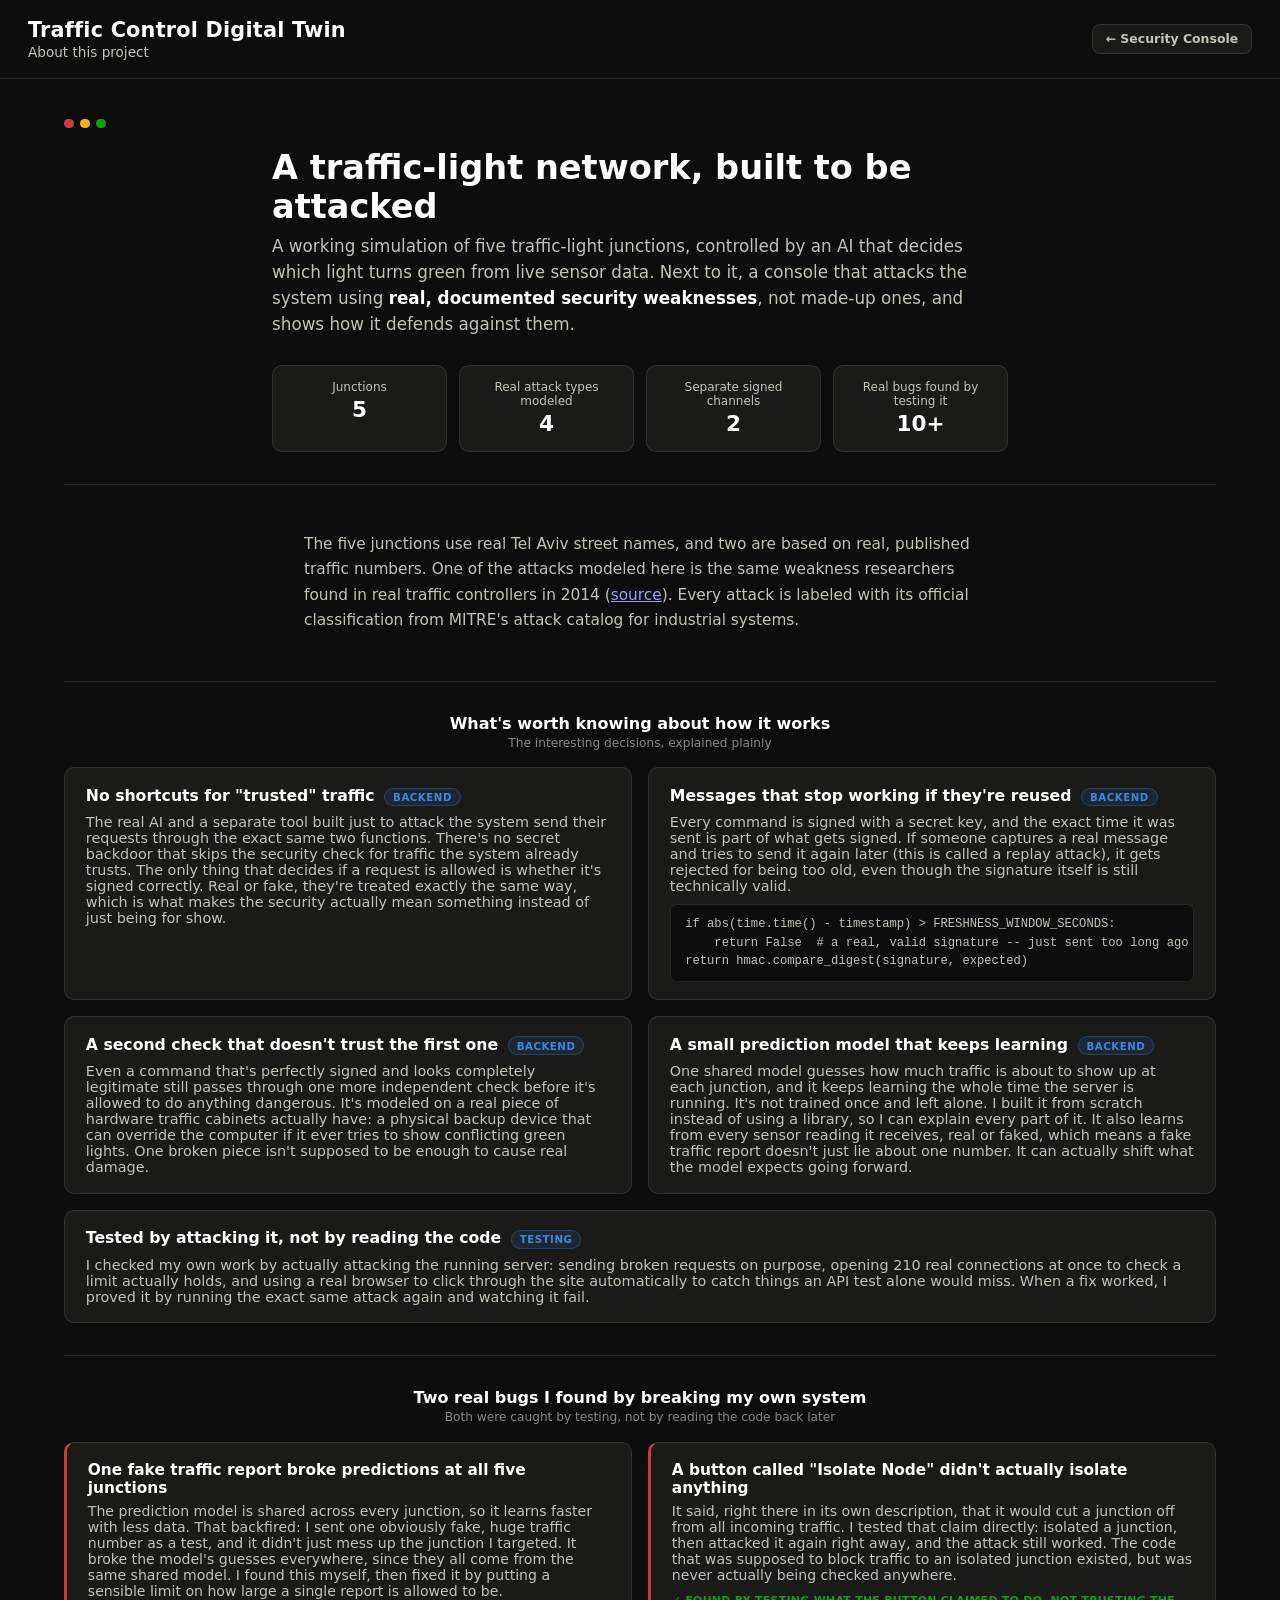
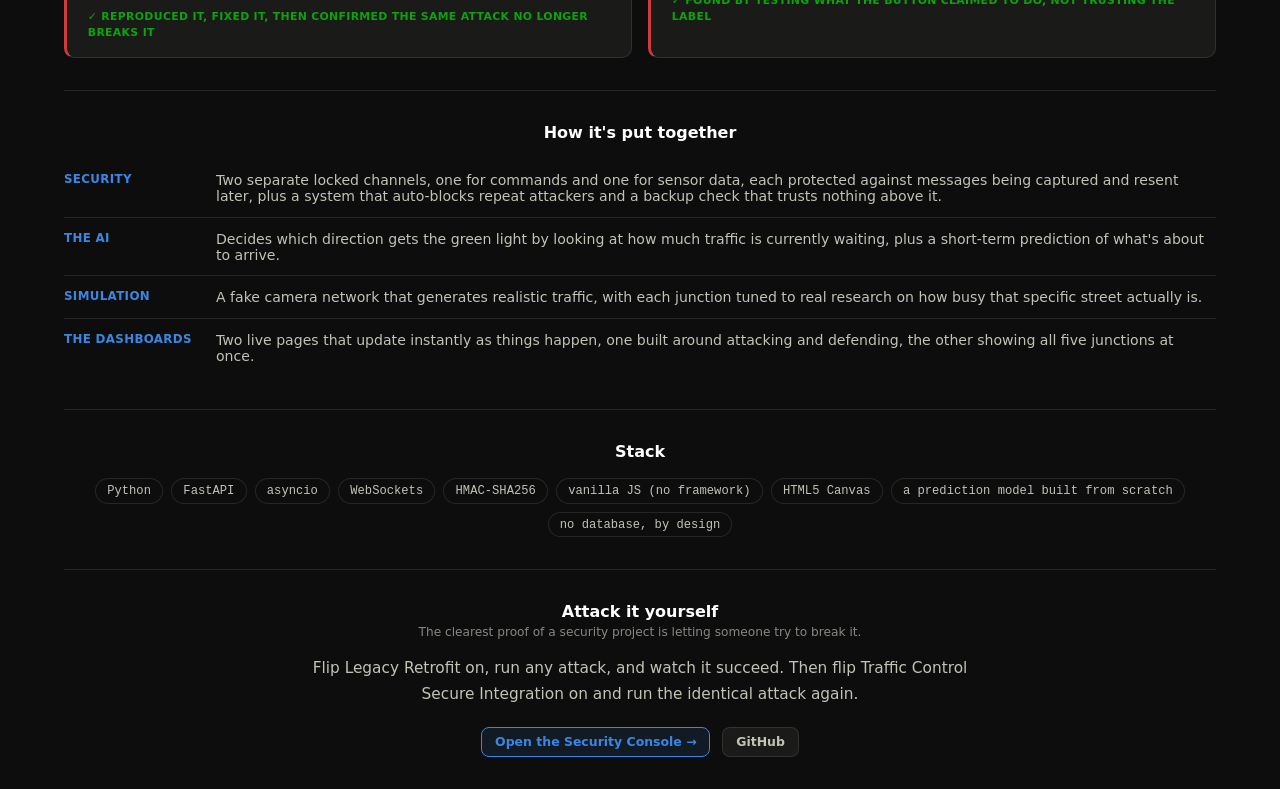
<file: web/about.html>
<!DOCTYPE html>
<html lang="en">
<head>
  <meta charset="UTF-8" />
  <meta name="viewport" content="width=device-width, initial-scale=1.0" />
  <title>Traffic Control Digital Twin: About This Project</title>
  <link rel="stylesheet" href="style.css" />
</head>
<body>
  <!-- A static content page, deliberately: no WebSocket, no live data,
       nothing here changes while you're reading it. Linked from both
       dashboard pages' headers for anyone who wants the engineering
       story behind the live demo, not just the demo itself. -->
  <header class="app-header">
    <div class="header-title">
      <h1>Traffic Control Digital Twin</h1>
      <p class="subtitle">About this project</p>
    </div>
    <div class="header-right">
      <a href="index.html" class="btn btn-header" title="Back to the Security Console">
        ← Security Console
      </a>
    </div>
  </header>

  <main>
    <section class="about-hero about-wrap">
      <div class="signal-dots" aria-hidden="true">
        <span class="d-critical"></span><span class="d-warning"></span><span class="d-good"></span>
      </div>
      <h1>A traffic-light network, built to be attacked</h1>
      <p class="about-thesis">
        A working simulation of five traffic-light junctions, controlled by an
        AI that decides which light turns green from live sensor data. Next to
        it, a console that attacks the system using <strong>real, documented
        security weaknesses</strong>, not made-up ones, and shows how it
        defends against them.
      </p>

      <div class="about-stats">
        <div class="stat-tile">
          <span class="stat-label">Junctions</span>
          <span class="stat-value">5</span>
        </div>
        <div class="stat-tile">
          <span class="stat-label">Real attack types modeled</span>
          <span class="stat-value">4</span>
        </div>
        <div class="stat-tile">
          <span class="stat-label">Separate signed channels</span>
          <span class="stat-value">2</span>
        </div>
        <div class="stat-tile">
          <span class="stat-label">Real bugs found by testing it</span>
          <span class="stat-value">10+</span>
        </div>
      </div>
    </section>

    <section class="about-section about-wrap">
      <p class="about-prose">
        The five junctions use real Tel Aviv street names, and two are based
        on real, published traffic numbers. One of the attacks modeled here is
        the same weakness researchers found in real traffic controllers in
        2014
        (<a href="https://www.usenix.org/system/files/conference/woot14/woot14-ghena.pdf" target="_blank" rel="noopener noreferrer">source</a>).
        Every attack is labeled with its official classification from MITRE's
        attack catalog for industrial systems.
      </p>
    </section>

    <section class="about-section about-wrap" aria-labelledby="highlights-title">
      <div class="zone-header">
        <h2 id="highlights-title">What's worth knowing about how it works</h2>
        <p class="zone-subtitle">The interesting decisions, explained plainly</p>
      </div>

      <div class="highlight-list">
        <div class="highlight-item">
          <h3>No shortcuts for "trusted" traffic <span class="highlight-tag">backend</span></h3>
          <p>
            The real AI and a separate tool built just to attack the system
            send their requests through the exact same two functions. There's
            no secret backdoor that skips the security check for traffic the
            system already trusts. The only thing that decides if a request
            is allowed is whether it's signed correctly. Real or fake, they're
            treated exactly the same way, which is what makes the security
            actually mean something instead of just being for show.
          </p>
        </div>

        <div class="highlight-item">
          <h3>Messages that stop working if they're reused <span class="highlight-tag">backend</span></h3>
          <p>
            Every command is signed with a secret key, and the exact time it
            was sent is part of what gets signed. If someone captures a real
            message and tries to send it again later (this is called a replay
            attack), it gets rejected for being too old, even though the
            signature itself is still technically valid.
          </p>
          <pre class="code">if abs(time.time() - timestamp) > FRESHNESS_WINDOW_SECONDS:
    return False  # a real, valid signature -- just sent too long ago
return hmac.compare_digest(signature, expected)</pre>
        </div>

        <div class="highlight-item">
          <h3>A second check that doesn't trust the first one <span class="highlight-tag">backend</span></h3>
          <p>
            Even a command that's perfectly signed and looks completely
            legitimate still passes through one more independent check before
            it's allowed to do anything dangerous. It's modeled on a real
            piece of hardware traffic cabinets actually have: a physical
            backup device that can override the computer if it ever tries to
            show conflicting green lights. One broken piece isn't supposed to
            be enough to cause real damage.
          </p>
        </div>

        <div class="highlight-item">
          <h3>A small prediction model that keeps learning <span class="highlight-tag">backend</span></h3>
          <p>
            One shared model guesses how much traffic is about to show up at
            each junction, and it keeps learning the whole time the server is
            running. It's not trained once and left alone. I built it from
            scratch instead of using a library, so I can explain every part
            of it. It also learns from every sensor reading it receives, real
            or faked, which means a fake traffic report doesn't just lie
            about one number. It can actually shift what the model expects
            going forward.
          </p>
        </div>

        <div class="highlight-item">
          <h3>Tested by attacking it, not by reading the code <span class="highlight-tag">testing</span></h3>
          <p>
            I checked my own work by actually attacking the running server:
            sending broken requests on purpose, opening 210 real connections
            at once to check a limit actually holds, and using a real browser
            to click through the site automatically to catch things an API
            test alone would miss. When a fix worked, I proved it by running
            the exact same attack again and watching it fail.
          </p>
        </div>
      </div>
    </section>

    <section class="about-section about-wrap" aria-labelledby="bugs-title">
      <div class="zone-header">
        <h2 id="bugs-title">Two real bugs I found by breaking my own system</h2>
        <p class="zone-subtitle">Both were caught by testing, not by reading the code back later</p>
      </div>
      <div class="bug-grid">
        <div class="bug-card">
          <div class="bug-title">One fake traffic report broke predictions at all five junctions</div>
          <p>
            The prediction model is shared across every junction, so it
            learns faster with less data. That backfired: I sent one
            obviously fake, huge traffic number as a test, and it didn't
            just mess up the junction I targeted. It broke the model's
            guesses everywhere, since they all come from the same shared
            model. I found this myself, then fixed it by putting a sensible
            limit on how large a single report is allowed to be.
          </p>
          <span class="fixed-tag">✓ Reproduced it, fixed it, then confirmed the same attack no longer breaks it</span>
        </div>
        <div class="bug-card">
          <div class="bug-title">A button called "Isolate Node" didn't actually isolate anything</div>
          <p>
            It said, right there in its own description, that it would cut a
            junction off from all incoming traffic. I tested that claim
            directly: isolated a junction, then attacked it again right away,
            and the attack still worked. The code that was supposed to block
            traffic to an isolated junction existed, but was never actually
            being checked anywhere.
          </p>
          <span class="fixed-tag">✓ Found by testing what the button claimed to do, not trusting the label</span>
        </div>
      </div>
    </section>

    <section class="about-section about-wrap" aria-labelledby="architecture-title">
      <div class="zone-header">
        <h2 id="architecture-title">How it's put together</h2>
      </div>
      <div class="layer-strip">
        <div class="layer-row">
          <span class="layer-name">Security</span>
          <p>Two separate locked channels, one for commands and one for sensor data, each protected against messages being captured and resent later, plus a system that auto-blocks repeat attackers and a backup check that trusts nothing above it.</p>
        </div>
        <div class="layer-row">
          <span class="layer-name">The AI</span>
          <p>Decides which direction gets the green light by looking at how much traffic is currently waiting, plus a short-term prediction of what's about to arrive.</p>
        </div>
        <div class="layer-row">
          <span class="layer-name">Simulation</span>
          <p>A fake camera network that generates realistic traffic, with each junction tuned to real research on how busy that specific street actually is.</p>
        </div>
        <div class="layer-row">
          <span class="layer-name">The dashboards</span>
          <p>Two live pages that update instantly as things happen, one built around attacking and defending, the other showing all five junctions at once.</p>
        </div>
      </div>
    </section>

    <section class="about-section about-wrap" aria-labelledby="stack-title">
      <div class="zone-header">
        <h2 id="stack-title">Stack</h2>
      </div>
      <div class="stack-row">
        <span class="stack-pill">Python</span>
        <span class="stack-pill">FastAPI</span>
        <span class="stack-pill">asyncio</span>
        <span class="stack-pill">WebSockets</span>
        <span class="stack-pill">HMAC-SHA256</span>
        <span class="stack-pill">vanilla JS (no framework)</span>
        <span class="stack-pill">HTML5 Canvas</span>
        <span class="stack-pill">a prediction model built from scratch</span>
        <span class="stack-pill">no database, by design</span>
      </div>
    </section>

    <section class="about-section about-wrap about-centered" aria-labelledby="try-title">
      <div class="zone-header">
        <h2 id="try-title">Attack it yourself</h2>
        <p class="zone-subtitle">The clearest proof of a security project is letting someone try to break it.</p>
      </div>
      <p class="about-prose">
        Flip Legacy Retrofit on, run any attack, and watch it succeed. Then
        flip Traffic Control Secure Integration on and run the identical attack again.
      </p>
      <div class="about-cta-row">
        <a href="index.html" class="btn btn-header btn-header-highlight">Open the Security Console →</a>
        <a href="https://github.com/WassimAtrach/Digital-Twin" target="_blank" rel="noopener noreferrer" class="btn btn-header">GitHub</a>
      </div>
    </section>
  </main>
</body>
</html>
</file>
<file: web/style.css>
/* Traffic Control Digital Twin: stylesheet

   A deliberate, single dark theme (no light-mode variant): this is a
   security operations dashboard meant for a wall monitor or a live demo
   screen, not a general-purpose page. Colors are the validated dark-mode
   steps from the project's data-visualization design system: fixed
   status scale (good/warning/serious/critical), fixed categorical order
   for the four approach queues, one sequential hue for the trend line.
   Nothing here is eyeballed; every color is a documented token. */

:root {
  color-scheme: dark;

  /* chart chrome & ink */
  --surface-1: #1a1a19;
  --page-plane: #0d0d0d;
  --text-primary: #ffffff;
  --text-secondary: #c3c2b7;
  --text-muted: #898781;
  --gridline: #2c2c2a;
  --baseline: #383835;
  --border: rgba(255, 255, 255, 0.10);

  /* status scale: reserved meaning, never reused for series identity */
  --status-good: #0ca30c;
  --status-warning: #fab219;
  --status-serious: #ec835a;
  --status-critical: #d03b3b;

  /* categorical (dark steps), fixed order: used for the four approach
     queue bars (N/E/S/W) and nothing else */
  --cat-1-blue: #3987e5;
  --cat-2-orange: #d95926;
  --cat-3-aqua: #199e70;
  --cat-4-yellow: #c98500;

  /* sequential blue, for the single-series congestion trend line */
  --seq-blue-400: #3987e5;
  --seq-blue-250: #86b6ef;
}

* {
  box-sizing: border-box;
}

/* One global focus-visible rule rather than styling every interactive
   element individually: before this, nothing on either page (buttons,
   the topology map's junction nodes, form fields, links) showed any
   visible indicator of keyboard focus at all, making the whole
   dashboard effectively unusable via keyboard even where elements were
   otherwise reachable and operable. :focus-visible (not plain :focus)
   so this only shows for keyboard/programmatic focus, never for a
   mouse click, matching how a sighted mouse user already gets other
   feedback (hover states, the click itself) that a visible ring would
   be redundant for. */
:focus-visible {
  outline: 2px solid var(--seq-blue-400);
  outline-offset: 2px;
  border-radius: 2px;
}

body {
  margin: 0;
  min-height: 100vh;
  background: var(--page-plane);
  color: var(--text-primary);
  font-family: system-ui, -apple-system, "Segoe UI", sans-serif;
  font-size: 14px;
}

h1, h2, h3 {
  font-family: inherit;
}

/* Custom scrollbars matching the dark theme: the browser default (a
   light gray/white scrollbar) looks broken against a dark background. */
* {
  scrollbar-width: thin;
  scrollbar-color: var(--baseline) var(--page-plane);
}

*::-webkit-scrollbar {
  width: 9px;
  height: 9px;
}

*::-webkit-scrollbar-track {
  background: var(--page-plane);
}

*::-webkit-scrollbar-thumb {
  background: var(--baseline);
  border-radius: 5px;
}

*::-webkit-scrollbar-thumb:hover {
  background: var(--text-muted);
}

/* Tint native form controls (checkboxes, number inputs) to the theme's
   accent instead of leaving them in the browser's default light-blue
   styling, which stands out against the dark UI. */
input {
  accent-color: var(--seq-blue-400);
  color-scheme: dark;
}

/* Header */

.app-header {
  display: flex;
  justify-content: space-between;
  align-items: center;
  flex-wrap: wrap;
  gap: 1rem;
  padding: 1.1rem 1.75rem;
  border-bottom: 1px solid var(--border);
}

.header-title h1 {
  margin: 0;
  font-size: 1.3rem;
  letter-spacing: 0.01em;
}

.subtitle {
  margin: 0.15rem 0 0;
  color: var(--text-secondary);
  font-size: 0.85rem;
}

.header-right {
  display: flex;
  align-items: center;
  gap: 1.5rem;
  /* .app-header wrapping (flex-wrap on the header itself) only ever
     moved this whole group onto its own row under the title; nothing
     inside the group could then wrap further, so on a phone-width
     screen the connection status, both nav buttons, the mode toggle,
     and the info button were all forced onto one line wider than the
     screen itself, the single biggest contributor to this page's
     horizontal overflow. This lets that line actually break. */
  flex-wrap: wrap;
  row-gap: 0.6rem;
}

.connection-status {
  display: flex;
  align-items: center;
  gap: 0.4rem;
  font-size: 0.78rem;
  color: var(--text-secondary);
}

.conn-dot {
  width: 8px;
  height: 8px;
  border-radius: 50%;
  background: var(--status-warning);
}

.connection-status.connected .conn-dot {
  background: var(--status-good);
}

/* .btn.btn-header (both classes chained), not plain .btn-header: every
   header button also carries the base .btn class, and .btn is defined
   much later in this file with its own background/color. At equal
   specificity the later rule always wins regardless of which order the
   classes are written in the HTML, so a plain .btn-header here was
   silently losing to .btn's background: var(--page-plane) (near-black)
   every time, rendering as a barely-visible dark button on the dark
   page, "black on black." Chaining both classes raises this rule's
   specificity above .btn's, so it wins on file order alone no longer
   matters. */
.btn.btn-header {
  padding: 0.4rem 0.8rem;
  border-radius: 8px;
  border: 1px solid var(--border);
  background: var(--surface-1);
  color: var(--text-secondary);
  font-size: 0.78rem;
  font-weight: 600;
  cursor: pointer;
  font-family: inherit;
  /* .btn-header is shared by <button> and <a> (e.g. the Live Monitor
     link): these two reset an anchor's default underline/inline box so
     it renders identically to the button elements using this class. */
  text-decoration: none;
  display: inline-block;
}

.btn.btn-header:hover {
  color: var(--text-primary);
  border-color: var(--seq-blue-400);
}

/* The header button that opens a help/reference panel gets its own
   blue accent so it reads as "informational" rather than blending in
   with ordinary controls. */
.btn.btn-header-highlight {
  border-color: var(--seq-blue-400);
  color: var(--seq-blue-400);
  background: rgba(57, 135, 229, 0.1);
}

.btn.btn-header-highlight:hover {
  background: rgba(57, 135, 229, 0.2);
  color: var(--text-primary);
}

/* The Live Monitor link gets its own green accent, distinct from the
   guide button's blue: green reads as "live/active" (the same meaning
   --status-good carries everywhere else on this page), and having two
   different accent hues makes the two header buttons easy to tell
   apart at a glance instead of both reading as one generic action. */
.btn.btn-header-monitor {
  border-color: var(--status-good);
  color: var(--status-good);
  background: rgba(12, 163, 12, 0.1);
}

.btn.btn-header-monitor:hover {
  background: rgba(12, 163, 12, 0.2);
  color: var(--text-primary);
}

/* Mode toggle */

.mode-toggle {
  position: relative;
  display: flex;
  align-items: center;
  gap: 0.65rem;
}

.mode-label {
  font-size: 0.78rem;
  color: var(--text-muted);
  transition: color 0.2s ease;
}

.mode-label.active {
  color: var(--text-primary);
  font-weight: 600;
}

.switch {
  position: relative;
  width: 46px;
  height: 24px;
  border-radius: 999px;
  border: 1px solid var(--border);
  background: var(--surface-1);
  cursor: pointer;
  padding: 0;
  flex-shrink: 0;
}

.switch-knob {
  position: absolute;
  top: 2px;
  left: 2px;
  width: 18px;
  height: 18px;
  border-radius: 50%;
  background: var(--status-critical);
  transition: transform 0.2s ease, background 0.2s ease;
}

.switch.on .switch-knob {
  transform: translateX(22px);
  background: var(--status-good);
}

/* Legacy / Retrofit info popover */

.info-btn {
  width: 24px;
  height: 24px;
  border-radius: 50%;
  border: 1.5px solid var(--seq-blue-400);
  background: rgba(57, 135, 229, 0.12);
  color: var(--seq-blue-400);
  font-size: 0.8rem;
  font-weight: 700;
  cursor: pointer;
  padding: 0;
  font-family: inherit;
  flex-shrink: 0;
}

.info-btn:hover {
  color: var(--text-primary);
  border-color: var(--seq-blue-400);
}

.info-popover {
  position: absolute;
  top: 100%;
  right: 0;
  margin-top: 0.5rem;
  width: 320px;
  /* A fixed 320px anchored to the trigger button's right edge can
     still overhang the LEFT edge of a phone narrower than that (a
     320px-and-under device, or the button sitting anywhere left of the
     viewport's own right edge). This caps it to the viewport's actual
     width instead of trusting 320px always fits. */
  max-width: calc(100vw - 2rem);
  background: var(--surface-1);
  border: 1px solid var(--border);
  border-radius: 10px;
  padding: 0.9rem 1rem;
  font-size: 0.78rem;
  color: var(--text-secondary);
  line-height: 1.5;
  box-shadow: 0 8px 24px rgba(0, 0, 0, 0.4);
  z-index: 20;
}

.info-popover p {
  margin: 0 0 0.6rem;
}

.info-popover p:last-child {
  margin-bottom: 0;
}

.info-popover strong {
  color: var(--text-primary);
}

/* Status banner.
   The single most important element on the page: a large, always-current,
   plain-English sentence describing what's actually happening right now.
   Color-coded to the same status scale as everything else, so the reader
   gets the headline from color alone before they've even read the words. */

.status-banner {
  margin: 0.9rem 1.75rem 0;
  padding: 0.9rem 1.25rem;
  border-radius: 10px;
  display: flex;
  align-items: center;
  gap: 0.7rem;
  font-size: 1.05rem;
  font-weight: 600;
  border: 1px solid transparent;
  transition: background 0.2s ease, border-color 0.2s ease;
}

.status-banner-icon {
  font-size: 1.3rem;
  line-height: 1;
}

.status-banner-text {
  line-height: 1.4;
}

.status-good {
  background: rgba(12, 163, 12, 0.12);
  border-color: rgba(12, 163, 12, 0.3);
  color: var(--status-good);
}

.status-warning {
  background: rgba(250, 178, 25, 0.14);
  border-color: rgba(250, 178, 25, 0.35);
  color: var(--status-warning);
}

.status-serious {
  background: rgba(236, 131, 90, 0.14);
  border-color: rgba(236, 131, 90, 0.35);
  color: var(--status-serious);
}

.status-critical {
  background: rgba(208, 59, 59, 0.16);
  border-color: rgba(208, 59, 59, 0.4);
  color: var(--status-critical);
  animation: banner-pulse 1s infinite alternate;
}

@keyframes banner-pulse {
  from { opacity: 1; }
  to { opacity: 0.7; }
}

/* Disconnected banner: deliberately louder and more disruptive than the
   small header connection-status dot, and sticky so it can't scroll out
   of view. A dead WebSocket otherwise leaves every number, chart, and
   canvas on the page looking exactly as "live" as before, just frozen
   -- the small dot alone was easy to miss, which is what made a dead
   connection repeatedly read as a logic bug instead of what it was. */
.disconnected-banner {
  position: sticky;
  top: 0;
  z-index: 50;
  margin: 0;
  padding: 0.7rem 1.25rem;
  background: var(--status-critical);
  color: #ffffff;
  font-weight: 700;
  font-size: 0.92rem;
  text-align: center;
  animation: banner-pulse 1s infinite alternate;
}

/* Applied to <body> while the socket is down: dims every OTHER top-level
   section so stale content reads as visibly inert rather than
   indistinguishable from live data. The banner itself is excluded so it
   stays at full strength. */
body.page-stale > *:not(#disconnected-banner) {
  opacity: 0.35;
  filter: grayscale(0.6);
  pointer-events: none;
}


/* Quick start */

.quick-start {
  margin: 0.6rem 1.75rem 0;
  padding: 0.7rem 1rem 0.7rem 2.2rem;
  background: var(--surface-1);
  border: 1px solid var(--border);
  border-radius: 8px;
  color: var(--text-secondary);
  font-size: 0.82rem;
  line-height: 1.6;
}

.quick-start strong {
  color: var(--text-primary);
}

.detail-caption {
  margin: 0;
  font-size: 0.74rem;
  color: var(--text-muted);
}

#junction-canvas {
  width: 100%;
  max-width: 300px;
  height: auto;
  aspect-ratio: 1 / 1;
  display: block;
  margin: 0 auto;
  background: var(--page-plane);
  border: 1px solid var(--border);
  border-radius: 8px;
}

/* Zone 2's own content (chart + channel meters) is much shorter than
   Zone 1's (map + live view), which used to leave a large blank strip
   below Zone 2's card. As the last child in Zone 2's flex column, this
   panel grows (flex: 1) to absorb exactly that leftover height instead
   of it staying empty, with its own content centered so it still reads
   naturally at whatever height it ends up. */
.fun-fact-panel {
  flex: 1;
  display: flex;
  flex-direction: column;
  align-items: center;
  justify-content: center;
  gap: 1.1rem;
  background: var(--page-plane);
  border: 1px solid var(--border);
  border-radius: 12px;
  padding: 2.5rem 2rem;
  text-align: center;
}

.fun-fact-kicker {
  font-size: 0.8rem;
  font-weight: 700;
  letter-spacing: 0.08em;
  text-transform: uppercase;
  color: var(--cat-1-blue);
}

.fun-fact-text {
  margin: 0;
  max-width: 46ch;
  font-size: 1.3rem;
  font-weight: 500;
  line-height: 1.6;
  color: var(--text-primary);
}

.fun-fact-next {
  background: var(--surface-1);
  border: 1px solid var(--border);
  border-radius: 999px;
  padding: 0.5rem 1.15rem;
  font-size: 0.8rem;
  font-weight: 600;
  color: var(--cat-1-blue);
  cursor: pointer;
}

.fun-fact-next:hover {
  background: rgba(57, 135, 229, 0.12);
  border-color: var(--cat-1-blue);
}


/* KPI row / stat tiles */

.kpi-row {
  display: grid;
  grid-template-columns: repeat(4, minmax(0, 1fr));
  gap: 1rem;
  margin: 1rem 1.75rem 0;
}

.stat-tile {
  display: flex;
  flex-direction: column;
  gap: 0.2rem;
  background: var(--surface-1);
  border: 1px solid var(--border);
  border-radius: 10px;
  padding: 0.9rem 1.1rem;
}

.stat-label {
  font-size: 0.75rem;
  color: var(--text-secondary);
}

.stat-value {
  font-size: 1.9rem;
  font-weight: 600;
  font-variant-numeric: proportional-nums;
  transition: color 0.3s ease;
}

/* Traffic-light severity coloring, applied by app.js's severityClassFor(). */
.stat-value-good { color: var(--status-good); }
.stat-value-warning { color: var(--status-warning); }
.stat-value-critical { color: var(--status-critical); }

/* The whole tile picks up a subtle matching tint, not just the number:
   the dashboard should read as reactive at a glance, not black-and-white
   with the occasional colored digit. */
.stat-tile:has(.stat-value-warning) {
  border-color: rgba(250, 178, 25, 0.4);
  background: rgba(250, 178, 25, 0.05);
}

.stat-tile:has(.stat-value-critical) {
  border-color: rgba(208, 59, 59, 0.5);
  background: rgba(208, 59, 59, 0.07);
}

.stat-unit {
  font-size: 0.7rem;
  color: var(--text-muted);
}

/* Zone grid */

.zone-grid {
  display: grid;
  grid-template-columns: 1fr 1fr;
  /* Without this, grid's default stretch forces every zone in a row to
     match the tallest one. Zone 3 and Zone 4 (bottom row) have no
     filler content, so stretching them would just add blank padding
     at the bottom of whichever is shorter. Zone 2 opts back into
     stretch on its own below, since it has the trivia panel to absorb
     that height usefully instead. */
  align-items: start;
  gap: 1rem;
  margin: 1rem 1.75rem;
}

/* Opts Zone 2 back into matching Zone 1's height (see the align-items
   note above): its trivia panel is the flex child designed to absorb
   that extra height, so stretching here fills real space instead of
   creating blank padding the way it would for Zone 3/4. */
#zone-telemetry {
  align-self: stretch;
}

/* Zone 4 opts into the same stretch-and-absorb pattern as Zone 2
   above, for the same reason: with align-items:start (the default for
   this row), Zone 4 only ever took its own natural content height,
   which is shorter than Zone 3 (the attack console form) sitting next
   to it. The grid row itself is still exactly as tall as Zone 3
   regardless -- grid track sizing is driven by the tallest item in the
   row no matter how align-items is set -- so the space between Zone
   4's shorter content and the row's real height showed up as visible
   dead page background below Zone 4's card instead of inside it.
   Stretching Zone 4 to the row's full height, with the event table
   below set to flex:1 (see .event-table-wrap), moves that same
   leftover space inside the card and hands it to the one element built
   to use it: more of the security event feed visible without
   scrolling, instead of empty air underneath it. */
#zone-playbook {
  align-self: stretch;
}

.zone {
  background: var(--surface-1);
  border: 1px solid var(--border);
  border-radius: 12px;
  padding: 1.25rem;
  display: flex;
  flex-direction: column;
  gap: 0.9rem;
  min-width: 0;
}

/* monitor.html / monitor.js: the Live Network Monitor's grid of five
   junction cards. auto-fit means the grid genuinely reflows (2 per
   row on a narrower window, more on a wide one) rather than a fixed
   column count that would either crowd a small window or leave a
   wide one mostly empty. */
.monitor-grid {
  display: grid;
  /* min(320px, 100%), not a bare 320px: on a phone narrower than
     320px of available width (after the page's own side margins),
     a bare minmax(320px, 1fr) forces that minimum anyway, which is
     what makes a grid force the whole page to scroll sideways. Letting
     the minimum yield to 100% of the available column width below that
     point means a single card still fills the screen instead of
     overflowing it. */
  grid-template-columns: repeat(auto-fit, minmax(min(320px, 100%), 1fr));
  gap: 1rem;
  margin: 1rem 1.75rem;
}

.monitor-card {
  background: var(--surface-1);
  border: 1px solid var(--border);
  border-radius: 12px;
  padding: 1.1rem;
  display: flex;
  flex-direction: column;
  gap: 0.6rem;
}

.monitor-card-header {
  display: flex;
  align-items: center;
  justify-content: space-between;
  gap: 0.5rem;
}

.monitor-card-header h3 {
  margin: 0;
  font-size: 0.95rem;
}

.monitor-stats-row {
  display: flex;
  justify-content: space-between;
  font-size: 0.78rem;
  color: var(--text-secondary);
}

.monitor-stats-row strong {
  color: var(--text-primary);
}

.monitor-canvas {
  width: 100%;
  max-width: 300px;
  height: auto;
  aspect-ratio: 1 / 1;
  display: block;
  margin: 0 auto;
  background: var(--page-plane);
  border: 1px solid var(--border);
  border-radius: 8px;
}

/* Positions the hour badge relative to the canvas itself (not the
   whole card), so it reads as a HUD element on the junction view: the
   picture and the time of day it represents, together. */
.monitor-canvas-wrap {
  position: relative;
  max-width: 300px;
  margin: 0 auto;
}

.hour-badge {
  position: absolute;
  top: 8px;
  right: 8px;
  background: rgba(13, 13, 13, 0.75);
  border: 1px solid var(--border);
  border-radius: 6px;
  padding: 0.2rem 0.5rem;
  font-size: 0.72rem;
  font-weight: 600;
  font-variant-numeric: tabular-nums;
  color: var(--text-secondary);
  pointer-events: none;
}

/* While a forecast is playing, the badge shows the forecasted hour,
   not the live one: a distinct accent (matching .forecast-result's
   general "this is a forecast, not live data" role) makes that
   difference impossible to miss at a glance. */
.hour-badge-forecast {
  border-color: var(--cat-3-aqua);
  color: var(--cat-3-aqua);
  background: rgba(25, 158, 112, 0.15);
}

/* Doesn't reuse .kpi-row: that's a fixed 4-column grid built for the
   main dashboard's 4 KPI tiles, and a single tile stretched across 4
   columns looks broken. This sizes to its one tile's own content
   instead. */
.monitor-kpi-row {
  display: flex;
  margin: 1rem 1.75rem 0;
}

.monitor-kpi-tile {
  min-width: 220px;
}

.zone-header h2 {
  margin: 0;
  font-size: 1rem;
}

.zone-subtitle {
  margin: 0.2rem 0 0;
  font-size: 0.76rem;
  color: var(--text-muted);
}

/* Zone 1: topology map + detail card */

.topology-wrap {
  background: var(--page-plane);
  border: 1px solid var(--border);
  border-radius: 8px;
  padding: 0.5rem;
}

#topology-svg {
  width: 100%;
  height: 260px;
  display: block;
}

.topology-node-rect {
  fill: var(--surface-1);
  stroke: var(--baseline);
  stroke-width: 0.6;
  cursor: pointer;
}

.topology-node-rect.selected {
  stroke: var(--seq-blue-400);
  stroke-width: 1;
}

.topology-node-label {
  fill: var(--text-primary);
  font-size: 3px;
  pointer-events: none;
}

.topology-node-sub {
  fill: var(--text-muted);
  font-size: 2.3px;
  pointer-events: none;
}

.topology-edge {
  stroke: var(--baseline);
  stroke-width: 0.5;
}

.legend {
  display: flex;
  flex-wrap: wrap;
  gap: 1rem;
  font-size: 0.74rem;
  color: var(--text-secondary);
}

.legend .dot {
  display: inline-block;
  width: 8px;
  height: 8px;
  border-radius: 50%;
  margin-right: 0.3rem;
  vertical-align: middle;
}

.dot-good { background: var(--status-good); }
.dot-warning { background: var(--status-warning); }
.dot-serious { background: var(--status-serious); }
.dot-critical { background: var(--status-critical); }

.detail-card {
  border-top: 1px solid var(--border);
  padding-top: 0.9rem;
  display: flex;
  flex-direction: column;
  gap: 0.5rem;
}

.detail-header {
  display: flex;
  align-items: center;
  justify-content: space-between;
  gap: 0.5rem;
}

.detail-header h3 {
  margin: 0;
  font-size: 0.95rem;
}

.detail-line {
  margin: 0;
  font-size: 0.8rem;
  color: var(--text-secondary);
}

/* Real-world grounding (server/tel_aviv_data.py): a genuine, cited fact
   about this specific junction, shown so a viewer can independently
   check it rather than take the calibration on faith. */
.real-world-context {
  margin: 0;
  font-size: 0.72rem;
  line-height: 1.4;
  color: var(--text-muted);
}

.real-world-context-link {
  color: var(--cat-1-blue);
  text-decoration: none;
  white-space: nowrap;
}

.real-world-context-link:hover {
  text-decoration: underline;
}

.health-badge {
  display: inline-flex;
  align-items: center;
  gap: 0.35rem;
  font-size: 0.72rem;
  font-weight: 600;
  padding: 0.2rem 0.55rem;
  border-radius: 999px;
  white-space: nowrap;
}

.health-badge::before {
  content: "";
  width: 6px;
  height: 6px;
  border-radius: 50%;
  background: currentColor;
}

.health-good { color: var(--status-good); background: rgba(12, 163, 12, 0.12); }
.health-warning { color: var(--status-warning); background: rgba(250, 178, 25, 0.14); }
.health-serious { color: var(--status-serious); background: rgba(236, 131, 90, 0.14); }
.health-critical { color: var(--status-critical); background: rgba(208, 59, 59, 0.16); }

/* Approach queue bars: 4-series categorical, direct-labeled per the
   dataviz rule that 4 series requires direct labels, not color alone. */
.queue-bars {
  display: grid;
  grid-template-columns: repeat(4, 1fr);
  gap: 0.6rem;
  align-items: end;
  height: 90px;
}

.queue-bar-col {
  display: flex;
  flex-direction: column;
  align-items: center;
  justify-content: flex-end;
  height: 100%;
  gap: 0.3rem;
}

.queue-bar-value {
  font-size: 0.72rem;
  color: var(--text-secondary);
  font-variant-numeric: tabular-nums;
}

.queue-bar-stack {
  display: flex;
  flex-direction: column;
  justify-content: flex-end;
  align-items: center;
  height: 100%;
  width: 22px;
}

.queue-bar {
  width: 22px;
  border-radius: 4px 4px 0 0;
  min-height: 2px;
}

/* The ML predictor's forecast, stacked above the real queue bar: same
   hue as the approach it belongs to, lower opacity so it reads as an
   uncertain extension of that series rather than a new one, and a 2px
   gap below it (the dataviz rule for adjacent stacked segments) so it
   never visually fuses with the solid bar underneath. */
.queue-bar-predicted {
  width: 22px;
  border-radius: 4px 4px 0 0;
  margin-bottom: 2px;
  opacity: 0.4;
}

.queue-bar-label {
  font-size: 0.72rem;
  color: var(--text-muted);
}

/* Zone 2: trend chart + channel load */

.chart-card {
  background: var(--page-plane);
  border: 1px solid var(--border);
  border-radius: 8px;
  padding: 0.75rem;
}

.chart-card-header {
  display: flex;
  justify-content: space-between;
  align-items: baseline;
  font-size: 0.78rem;
  color: var(--text-secondary);
  margin-bottom: 0.4rem;
}

.chart-current-value {
  font-size: 0.95rem;
  font-weight: 600;
  color: var(--text-primary);
}

.trend-chart-container {
  position: relative;
}

#trend-svg {
  width: 100%;
  height: 140px;
  display: block;
  overflow: visible;
}

.trend-line {
  fill: none;
  stroke: var(--seq-blue-400);
  stroke-width: 2;
  stroke-linejoin: round;
  stroke-linecap: round;
}

.trend-area {
  fill: var(--seq-blue-400);
  opacity: 0.10;
}

.trend-gridline {
  stroke: var(--gridline);
  stroke-width: 1;
}

.trend-axis-label {
  fill: var(--text-muted);
  font-size: 8px;
}

.trend-crosshair {
  stroke: var(--baseline);
  stroke-width: 1;
}

.trend-dot {
  fill: var(--seq-blue-400);
  stroke: var(--surface-1);
  stroke-width: 2;
}

.trend-tooltip {
  position: absolute;
  top: 8px;
  pointer-events: none;
  background: var(--surface-1);
  border: 1px solid var(--border);
  border-radius: 6px;
  padding: 0.35rem 0.55rem;
  font-size: 0.72rem;
  color: var(--text-secondary);
  white-space: nowrap;
  transform: translateX(-50%);
}

.trend-tooltip strong {
  color: var(--text-primary);
}

.channel-load-card {
  display: flex;
  flex-direction: column;
  gap: 0.5rem;
}

.channel-load-row {
  display: grid;
  grid-template-columns: 110px 1fr 90px;
  align-items: center;
  gap: 0.6rem;
  font-size: 0.76rem;
  color: var(--text-secondary);
}

.local-congestion-row {
  display: grid;
  grid-template-columns: auto 1fr 50px;
  align-items: center;
  gap: 0.6rem;
  font-size: 0.78rem;
  color: var(--text-secondary);
}

.meter-track {
  height: 8px;
  border-radius: 999px;
  background: var(--gridline);
  overflow: hidden;
}

.meter-fill {
  height: 100%;
  width: 0%;
  background: var(--status-good);
  transition: width 0.3s ease, background 0.3s ease;
}

.meter-fill.meter-elevated { background: var(--status-warning); }
.meter-fill.meter-critical { background: var(--status-critical); }

.channel-value {
  text-align: right;
  font-variant-numeric: tabular-nums;
  color: var(--text-primary);
}

.meter-caption {
  margin: 0;
  font-size: 0.72rem;
  color: var(--text-muted);
}

/* Zone 3: simulation controls */

.console-form {
  display: flex;
  flex-direction: column;
  gap: 0.7rem;
}

.field {
  display: flex;
  flex-direction: column;
  gap: 0.3rem;
  font-size: 0.78rem;
  color: var(--text-secondary);
}

.field select,
.field input[type="number"] {
  background: var(--page-plane);
  border: 1px solid var(--border);
  border-radius: 6px;
  color: var(--text-primary);
  padding: 0.45rem 0.6rem;
  font-size: 0.85rem;
  font-family: inherit;
}

.field-inline {
  flex-direction: row;
  align-items: center;
  gap: 0.4rem;
  /* "Repeat rapidly (flood) — [10] requests" is long enough that a
     narrow phone width can't fit it on one line next to the checkbox;
     without wrapping this pushed the number input off the right edge
     of the screen instead of dropping to a second line. */
  flex-wrap: wrap;
}

.inline-number {
  width: 56px;
  background: var(--page-plane);
  border: 1px solid var(--border);
  border-radius: 6px;
  color: var(--text-primary);
  padding: 0.25rem 0.4rem;
  font-family: inherit;
}

.console-description {
  margin: 0;
  font-size: 0.76rem;
  color: var(--text-muted);
  line-height: 1.4;
  min-height: 2.2em;
}

.payload-preview-wrap {
  display: flex;
  flex-direction: column;
  gap: 0.3rem;
}

.payload-preview-label {
  font-size: 0.72rem;
  font-weight: 600;
  color: var(--text-muted);
  text-transform: uppercase;
  letter-spacing: 0.03em;
}

.payload-preview {
  margin: 0;
  background: var(--page-plane);
  border: 1px solid var(--border);
  border-radius: 8px;
  padding: 0.7rem 0.85rem;
  font-family: "SFMono-Regular", Consolas, "Liberation Mono", Menlo, monospace;
  font-size: 0.74rem;
  line-height: 1.5;
  color: var(--cat-3-aqua);
  white-space: pre-wrap;
  word-break: break-word;
  max-height: 320px;
  overflow-y: auto;
}

.btn {
  padding: 0.55rem 1rem;
  border-radius: 8px;
  border: 1px solid var(--border);
  font-weight: 600;
  font-size: 0.82rem;
  cursor: pointer;
  color: var(--text-primary);
  background: var(--page-plane);
  font-family: inherit;
}

.btn-attack {
  border-color: var(--status-critical);
  color: var(--status-critical);
}

.btn-attack:hover {
  background: rgba(208, 59, 59, 0.10);
}

.load-control {
  border-top: 1px solid var(--border);
  padding-top: 0.8rem;
  display: flex;
  align-items: center;
  gap: 0.8rem;
  flex-wrap: wrap;
}

.load-control-label {
  font-size: 0.78rem;
  color: var(--text-secondary);
}

.segmented {
  display: inline-flex;
  border: 1px solid var(--border);
  border-radius: 8px;
  overflow: hidden;
}

.segmented-btn {
  padding: 0.4rem 0.75rem;
  background: var(--page-plane);
  color: var(--text-secondary);
  border: none;
  border-right: 1px solid var(--border);
  font-size: 0.78rem;
  cursor: pointer;
  font-family: inherit;
}

.segmented-btn:last-child {
  border-right: none;
}

.segmented-btn.active {
  background: var(--seq-blue-400);
  color: #ffffff;
  font-weight: 600;
}

.load-explanation {
  margin: 0.5rem 0 0;
  font-size: 0.74rem;
  color: var(--text-muted);
}

/* ML Forecast: only the Live Network Monitor page (monitor.html/
   monitor.js) uses these now, one instance per junction card there; the
   main dashboard's front-page control is back to the plain
   Light/Normal/Rush Hour buttons above (.load-control/.segmented). */
.forecast-controls {
  display: flex;
  gap: 0.5rem;
}

.forecast-controls select {
  flex: 1;
  padding: 0.4rem 0.6rem;
  border-radius: 6px;
  border: 1px solid var(--border);
  background: var(--page-plane);
  color: var(--text-primary);
  font-family: inherit;
  font-size: 0.78rem;
}

.forecast-result {
  background: var(--page-plane);
  border: 1px solid var(--border);
  border-radius: 8px;
  padding: 0.7rem 0.85rem;
  font-size: 0.78rem;
  color: var(--text-secondary);
  line-height: 1.5;
}

.forecast-result p {
  margin: 0 0 0.35rem;
}

.forecast-result p:last-child {
  margin-bottom: 0;
}

.forecast-result strong {
  color: var(--text-primary);
}

/* Zone 4: playbook + event table */

.playbook-hint {
  margin: 0;
  padding: 0.6rem 0.8rem;
  background: rgba(250, 178, 25, 0.12);
  border: 1px solid rgba(250, 178, 25, 0.35);
  border-radius: 8px;
  color: var(--status-warning);
  font-size: 0.8rem;
  font-weight: 600;
}

.playbook-actions {
  display: grid;
  grid-template-columns: repeat(3, 1fr);
  gap: 0.6rem;
}

/* Guided response: a pulsing glow on the one button the current
   situation actually calls for, so "what do I click next" never
   requires reading; it's the button that's glowing. */
.guided-glow {
  animation: guided-pulse 0.85s infinite alternate;
  border-width: 2px !important;
  position: relative;
  z-index: 1;
}

/* Amber-to-red color shift plus a bigger, brighter shadow spread and a
   slight scale bump: strong enough to catch attention from across the
   dashboard, not just a subtle border tint. */
@keyframes guided-pulse {
  0% {
    box-shadow: 0 0 0 0 rgba(250, 178, 25, 0.6), 0 0 14px 2px rgba(250, 178, 25, 0.5);
    border-color: var(--status-warning) !important;
    transform: scale(1);
  }
  100% {
    box-shadow: 0 0 0 9px rgba(208, 59, 59, 0), 0 0 22px 6px rgba(208, 59, 59, 0.65);
    border-color: var(--status-critical) !important;
    transform: scale(1.035);
  }
}

.btn-playbook {
  display: flex;
  flex-direction: column;
  align-items: flex-start;
  gap: 0.15rem;
  border-color: var(--status-warning);
  color: var(--text-primary);
  text-align: left;
}

.btn-playbook small {
  font-weight: 400;
  color: var(--text-muted);
  font-size: 0.68rem;
}

.btn-playbook-restore {
  border-color: var(--status-good);
}

.btn-playbook:disabled {
  opacity: 0.4;
  cursor: not-allowed;
}

/* Deliberately distinct from the three .btn-playbook actions above --
   full-width and its own accent color -- so it reads as a different
   KIND of action (network-wide, not tied to whichever junction is
   selected) rather than a fourth option in that same row. */
.btn-playbook-all {
  display: flex;
  flex-direction: column;
  align-items: flex-start;
  gap: 0.15rem;
  width: 100%;
  margin-top: 0.6rem;
  border-color: var(--seq-blue-400);
  color: var(--text-primary);
  text-align: left;
}

.btn-playbook-all small {
  font-weight: 400;
  color: var(--text-muted);
  font-size: 0.68rem;
}

.btn-playbook-all:disabled {
  opacity: 0.4;
  cursor: not-allowed;
}

.event-table-wrap {
  border-top: 1px solid var(--border);
  padding-top: 0.6rem;
  flex: 1;
  max-height: 400px;
  overflow: auto;
}

.event-table {
  width: 100%;
  border-collapse: collapse;
  font-size: 0.76rem;
}

.event-table thead th {
  position: sticky;
  top: 0;
  background: var(--surface-1);
  text-align: left;
  color: var(--text-muted);
  font-weight: 500;
  padding: 0.3rem 0.5rem;
  border-bottom: 1px solid var(--border);
}

.event-table td {
  padding: 0.4rem 0.5rem;
  border-bottom: 1px solid var(--gridline);
  vertical-align: top;
  color: var(--text-secondary);
}

/* A critical row (e.g. an active collision risk) shouldn't be missable
   in a scrolling table: bold text, a tinted background, and a solid
   accent bar down the left edge, not just a small colored badge. */
.event-row-critical td {
  font-weight: 700;
  color: var(--text-primary);
  background: rgba(208, 59, 59, 0.1);
}

.event-row-critical td:first-child {
  border-left: 3px solid var(--status-critical);
}

.event-table td.event-time {
  color: var(--text-muted);
  white-space: nowrap;
  font-variant-numeric: tabular-nums;
}

.event-table td.event-message {
  color: var(--text-primary);
  /* Without this, a table with no fixed column widths sizes each
     column to its longest unbreakable run of text, so a full sentence
     of event message widened the whole table (and, since nothing
     capped it, the page underneath it) instead of wrapping inside its
     own column the way the payload preview's <pre> already does. */
  overflow-wrap: anywhere;
}

.event-technique {
  display: block;
  margin-top: 0.15rem;
  font-size: 0.68rem;
  color: var(--text-muted);
}

.severity-badge {
  display: inline-flex;
  align-items: center;
  gap: 0.3rem;
  font-size: 0.68rem;
  font-weight: 600;
  padding: 0.15rem 0.5rem;
  border-radius: 999px;
  white-space: nowrap;
}

.severity-badge::before {
  content: "";
  width: 6px;
  height: 6px;
  border-radius: 50%;
  background: currentColor;
}

.severity-good { color: var(--status-good); background: rgba(12, 163, 12, 0.12); }
.severity-warning { color: var(--status-warning); background: rgba(250, 178, 25, 0.14); }
.severity-serious { color: var(--status-serious); background: rgba(236, 131, 90, 0.14); }
.severity-critical { color: var(--status-critical); background: rgba(208, 59, 59, 0.16); }

/* Operations log footer */

.ops-footer {
  margin: 0 1.75rem 1.75rem;
  padding: 0.9rem 1.25rem;
  background: var(--surface-1);
  border: 1px solid var(--border);
  border-radius: 10px;
}

.ops-footer h3 {
  margin: 0 0 0.5rem;
  font-size: 0.82rem;
  color: var(--text-secondary);
}

.ops-log-list {
  list-style: none;
  margin: 0;
  padding: 0;
  display: flex;
  flex-direction: column-reverse;
  gap: 0.25rem;
  max-height: 110px;
  overflow-y: auto;
  font-size: 0.74rem;
  color: var(--text-muted);
  font-family: "Cascadia Code", Consolas, monospace;
}

/* Attack education modal.
   Shown every time an attack is executed. Deliberately blocking (a full
   backdrop, not a toast): the point is to make the reader stop and read
   what just happened before the dashboard moves on, per the request that
   the simulation visually "pause" while this is up. */

.modal-backdrop {
  position: fixed;
  inset: 0;
  background: rgba(0, 0, 0, 0.65);
  display: flex;
  align-items: center;
  justify-content: center;
  z-index: 100;
  padding: 1rem;
}

/* The class rule above sets its own `display`, which otherwise wins
   over the browser's built-in `[hidden] { display: none }` rule at
   equal specificity. Without this, the modal would stay visible
   (showing empty placeholder content) regardless of the `hidden`
   attribute, which is exactly what was happening before this rule
   existed. */
.modal-backdrop[hidden] {
  display: none;
}

.modal-card {
  background: var(--surface-1);
  border: 1px solid var(--border);
  border-radius: 14px;
  padding: 1.5rem;
  max-width: 480px;
  width: 100%;
  box-shadow: 0 20px 60px rgba(0, 0, 0, 0.5);
}

.modal-tag {
  display: inline-block;
  font-size: 0.7rem;
  font-weight: 700;
  letter-spacing: 0.04em;
  text-transform: uppercase;
  padding: 0.2rem 0.6rem;
  border-radius: 999px;
  background: rgba(208, 59, 59, 0.16);
  color: var(--status-critical);
  margin-bottom: 0.6rem;
}

.modal-tag.modal-tag-blocked {
  background: rgba(12, 163, 12, 0.14);
  color: var(--status-good);
}

.modal-card h3 {
  margin: 0 0 0.9rem;
  font-size: 1.15rem;
}

.modal-facts {
  margin: 0 0 1rem;
  display: grid;
  gap: 0.15rem;
}

.modal-facts dt {
  font-size: 0.72rem;
  color: var(--text-muted);
  margin-top: 0.6rem;
}

.modal-facts dt:first-child {
  margin-top: 0;
}

.modal-facts dd {
  margin: 0.1rem 0 0;
  font-size: 0.88rem;
  color: var(--text-primary);
  line-height: 1.4;
}

.modal-guidance {
  margin: 0 0 1.1rem;
  padding: 0.7rem 0.9rem;
  background: rgba(250, 178, 25, 0.1);
  border-left: 3px solid var(--status-warning);
  border-radius: 6px;
  font-size: 0.82rem;
  color: var(--text-secondary);
  line-height: 1.45;
}

.modal-guidance:empty {
  display: none;
}

.modal-card-wide {
  max-width: 640px;
}

/* Mitigation confirmation toast */

.mitigation-toast {
  position: fixed;
  top: 1.25rem;
  left: 50%;
  transform: translateX(-50%);
  display: flex;
  align-items: center;
  gap: 0.75rem;
  max-width: min(90vw, 640px);
  /* Bigger on purpose: reported as "too slow to see," which given the
     old size (0.86rem text, a 6-second timeout) meant it had mostly
     finished fading by the time it was consciously read, not actually
     read and dismissed. */
  padding: 1.1rem 1.5rem;
  background: var(--surface-1);
  border: 1px solid rgba(12, 163, 12, 0.4);
  border-left: 4px solid var(--status-good);
  border-radius: 12px;
  box-shadow: 0 12px 32px rgba(0, 0, 0, 0.45);
  font-size: 1.05rem;
  font-weight: 500;
  line-height: 1.4;
  color: var(--text-primary);
  z-index: 110;
  cursor: pointer;
  animation: toast-in 0.25s ease;
}

.mitigation-toast[hidden] {
  display: none;
}

.mitigation-toast-icon {
  font-size: 1.5rem;
  flex-shrink: 0;
}

@keyframes toast-in {
  from {
    opacity: 0;
    transform: translateX(-50%) translateY(-10px);
  }
  to {
    opacity: 1;
    transform: translateX(-50%) translateY(0);
  }
}

/* Attacks info reference panel */

.attacks-info-list {
  display: flex;
  flex-direction: column;
  gap: 1rem;
  margin-bottom: 1.1rem;
  max-height: 60vh;
  overflow-y: auto;
}

.attacks-info-item {
  padding: 0.9rem 1rem;
  background: var(--page-plane);
  border: 1px solid var(--border);
  border-left: 3px solid var(--seq-blue-400);
  border-radius: 8px;
}

.attacks-info-item h4 {
  margin: 0 0 0.45rem;
  font-size: 0.95rem;
  color: var(--text-primary);
}

.attacks-info-item dl {
  margin: 0;
  display: grid;
  gap: 0.1rem;
}

.attacks-info-item dt {
  font-size: 0.7rem;
  color: var(--text-muted);
  margin-top: 0.45rem;
}

.attacks-info-item dt:first-child {
  margin-top: 0;
}

.attacks-info-item dd {
  margin: 0.05rem 0 0;
  font-size: 0.82rem;
  color: var(--text-secondary);
  line-height: 1.4;
}

@media (max-width: 980px) {
  .zone-grid {
    grid-template-columns: 1fr;
  }
  .kpi-row {
    grid-template-columns: repeat(2, 1fr);
  }
  .playbook-actions {
    grid-template-columns: 1fr;
  }
}

/* Phone. Everything above this point was tuned down to tablet width
   (980px) and never actually checked below that: the dashboard was
   usable but not comfortable on a real phone screen. The single
   biggest problem was never layout logic, it was that every section's
   own side margin (.app-header, .status-banner, .kpi-row, .zone-grid,
   .monitor-grid, .ops-footer, etc.) is the same fixed 1.75rem (28px)
   used at desktop width. On a ~375px phone, 28px on each side is
   already 15% of the screen gone to margin before any content starts;
   this reclaims most of that without changing anything about how those
   sections are laid out internally. */
@media (max-width: 640px) {
  .app-header,
  .status-banner,
  .quick-start,
  .kpi-row,
  .zone-grid,
  .monitor-grid,
  .monitor-kpi-row,
  .ops-footer {
    margin-left: 0.85rem;
    margin-right: 0.85rem;
  }

  .kpi-row {
    grid-template-columns: repeat(2, 1fr);
    gap: 0.6rem;
  }

  /* "live" + the Live Monitor button were sitting side by side on the
     same cramped line. flex-basis: 100% makes .connection-status claim
     the whole row width inside .header-right's wrapping flex layout,
     which pushes the Live Monitor link (the next item in source order)
     onto its own line below it instead. */
  .connection-status {
    flex-basis: 100%;
  }

  /* The security event table is 4 real columns (Time, Severity,
     Junction, Event) with genuinely long content in every one of them,
     a timestamp, a severity badge, a full junction name, a full
     sentence. There is no column width split that makes all four
     readable side by side on a ~365px screen: adding overflow-wrap
     alone (see .event-table td.event-message above) stopped the table
     from forcing the page to scroll sideways, but with the Event
     column squeezed down to roughly a quarter of an already-narrow
     screen, it broke almost every word mid-syllable instead, worse to
     read than before, confirmed by actually rendering it at 375px
     width, not assumed. The real fix is the standard responsive-table
     pattern: stop laying rows out as table columns at all here, and
     stack each row's cells as a small block instead, so the Event
     column effectively gets the whole row width to wrap normally in. */
  .event-table thead {
    display: none;
  }
  .event-table,
  .event-table tbody,
  .event-table tr,
  .event-table td {
    display: block;
    width: auto;
  }
  .event-table tr {
    padding: 0.55rem 0;
    border-bottom: 1px solid var(--gridline);
  }
  .event-table tr:last-child {
    border-bottom: none;
  }
  .event-table td {
    padding: 0.1rem 0;
    border-bottom: none;
  }
  .event-table td.event-time {
    display: inline-block;
    margin-right: 0.5rem;
  }
  /* Severity cell: no dedicated class, second column by position. */
  .event-table td:nth-child(2) {
    display: inline-block;
  }
  /* Junction cell: no dedicated class either, and its own column
     header is now hidden along with the rest of thead, so it needs an
     inline label to still read as "which junction" at a glance. */
  .event-table td:nth-child(3) {
    margin-top: 0.15rem;
    font-size: 0.72rem;
  }
  .event-table td:nth-child(3)::before {
    content: "Junction: ";
    color: var(--text-muted);
  }
  .event-table td.event-message {
    display: block;
    margin-top: 0.3rem;
  }

  /* Moved from the per-cell rule (.event-row-critical td) onto the row
     itself: with cells stacked as blocks instead of sitting side by
     side, four separate tinted-and-bordered cell boxes read as broken
     layout, not emphasis. One highlighted block per row reads the same
     way the colored badge already does at desktop width. */
  .event-row-critical {
    background: rgba(208, 59, 59, 0.1);
    border-left: 3px solid var(--status-critical);
    padding-left: 0.5rem;
  }
  .event-row-critical td {
    background: none;
    border-left: none;
  }
}

/* ---------------------------------------------------------------
   About page (web/about.html)

   A case-study page explaining this project's engineering to someone
   who has never seen it before -- an interviewer, a reviewer -- linked
   from the header of both dashboard pages. Long-form reading, not a
   live data screen, which is why it introduces its own max-width
   reading column (.about-wrap) instead of the dashboard pages'
   full-bleed .zone-grid: a wide monitor is right for scanning five
   live junctions at once, wrong for a paragraph of prose. Everything
   else -- colors, card shape, button styling -- deliberately reuses
   the same tokens and components already defined above, so this still
   reads as the same product and not a bolted-on page with its own
   invented design system.
   --------------------------------------------------------------- */

.about-wrap {
  max-width: 72rem;
  margin: 0 auto;
  padding: 0 1.75rem;
}

.about-hero {
  padding: 2.5rem 0 2rem;
}

/* The three colors this project already reserves for junction health
   (good/warning/critical), used here as a small, literal signal-light
   motif -- the one place on this page it's worth spending a visual
   flourish, since it's the actual subject of the project, not a
   generic decoration. */
.signal-dots {
  display: flex;
  gap: 0.4rem;
  margin-bottom: 1.25rem;
}
.signal-dots span {
  width: 0.6rem;
  height: 0.6rem;
  border-radius: 50%;
  display: block;
}
.signal-dots .d-critical { background: var(--status-critical); }
.signal-dots .d-warning { background: var(--status-warning); }
.signal-dots .d-good { background: var(--status-good); }

/* The hero's own content (heading, role line, thesis, stat row) is
   deliberately narrower than the page's full 72rem width -- a heading
   and a couple of sentences stretched edge to edge would be
   uncomfortably wide to read. But a narrower block with no margin of
   its own doesn't center itself inside a wider parent, it just sits
   flush against the LEFT edge by default, which is exactly what made
   the whole page read as pinned to the left instead of centered on
   the screen once .about-wrap itself got wider. Every piece of the
   hero shares the same max-width and margin: 0 auto so they form one
   centered column together -- the text inside still reads left to
   right normally, only the block itself is centered on the page. */
.about-hero h1 {
  font-size: 2.1rem;
  margin: 0 auto 0.4rem;
  max-width: 46rem;
}
.about-thesis {
  font-size: 1.05rem;
  color: var(--text-secondary);
  max-width: 46rem;
  line-height: 1.55;
  margin: 0 auto;
}
.about-thesis strong {
  color: var(--text-primary);
}

.about-stats {
  display: grid;
  grid-template-columns: repeat(4, 1fr);
  gap: 0.75rem;
  margin: 1.75rem auto 0;
  /* Capped narrower than .about-wrap's own width: four short number
     tiles stretched across the page's full new width would each be
     mostly empty padding around one word and a digit. The card grids
     further down (highlights, bugs) are the sections meant to use the
     wide container; the hero stays closer to the prose measure. */
  max-width: 46rem;
}
.about-stats .stat-tile {
  text-align: center;
}
.about-stats .stat-value {
  font-size: 1.35rem;
}

.about-section {
  padding: 2rem 0;
  border-top: 1px solid var(--border);
}
.about-section .zone-header {
  margin-bottom: 1.1rem;
  /* Every section heading centers, not just the hero and the closing
     section: asked directly for the whole page to sit in the middle,
     not part of it. The grids below (highlight cards, bug cards) are
     already symmetric once they fill the full centered .about-wrap, so
     a centered heading above them now reads as consistent top to
     bottom instead of switching between left and centered partway
     down the page. */
  text-align: center;
}

.about-prose {
  max-width: 42rem;
  color: var(--text-secondary);
  font-size: 0.96rem;
  line-height: 1.65;
  /* Same reasoning as the hero block above: narrower than .about-wrap,
     so it needs its own margin: auto to actually sit in the middle of
     the page instead of defaulting to the left edge. */
  margin-left: auto;
  margin-right: auto;
}
.about-prose strong {
  color: var(--text-primary);
}

/* A real 2-column card grid, same shape as the dashboard pages' own
   .zone-grid, not a single narrow stacked list -- on a normal desktop
   width a one-column list of five short items left most of the page
   empty on both sides; pairing cards side by side actually uses the
   space the wide .about-wrap now provides. */
.highlight-list {
  display: grid;
  grid-template-columns: repeat(2, 1fr);
  gap: 1rem;
}
/* With an odd number of cards, the last one would otherwise sit alone
   in the left column with empty space beside it, exactly the kind of
   lopsided ending that reads as "not centered." Spanning it across
   both columns instead keeps the grid looking deliberate all the way
   through. Only fires when the count actually IS odd -- harmless, not
   applied, the day this list has an even number of items. */
.highlight-item:last-child:nth-child(odd) {
  grid-column: 1 / -1;
}
@media (max-width: 640px) {
  .highlight-list {
    grid-template-columns: 1fr;
  }
}
.highlight-item {
  background: var(--surface-1);
  border: 1px solid var(--border);
  border-radius: 10px;
  padding: 1.1rem 1.3rem;
  /* A grid item's default min-width is its content's un-wrapped
     natural width, which the code sample's longest line exceeds on a
     phone screen -- overflow-x:auto on the <pre> itself doesn't stop
     that, since the auto-minimum comes from this element, not the
     <pre>. Without this, the long line forces the whole grid (and the
     page's layout viewport with it) wider than the phone, so the
     browser zooms the entire page out to fit -- the real cause behind
     "everything pushed to one side" on a phone. */
  min-width: 0;
}
.highlight-item h3 {
  font-size: 0.98rem;
  margin: 0 0 0.5rem;
  display: flex;
  align-items: baseline;
  gap: 0.6rem;
  flex-wrap: wrap;
}
.highlight-tag {
  font-size: 0.64rem;
  letter-spacing: 0.05em;
  text-transform: uppercase;
  color: var(--seq-blue-400);
  background: rgba(57, 135, 229, 0.12);
  border: 1px solid rgba(57, 135, 229, 0.3);
  padding: 0.15rem 0.5rem;
  border-radius: 999px;
  font-weight: 600;
}
.highlight-item p {
  margin: 0;
  color: var(--text-secondary);
  font-size: 0.9rem;
}
.highlight-item pre.code {
  margin: 0.6rem 0 0;
  padding: 0.65rem 0.9rem;
  background: var(--page-plane);
  border: 1px solid var(--border);
  border-radius: 7px;
  overflow-x: auto;
  font-family: "SFMono-Regular", Consolas, "Liberation Mono", Menlo, monospace;
  font-size: 0.76rem;
  line-height: 1.5;
  color: var(--text-secondary);
}

.bug-grid {
  display: grid;
  grid-template-columns: repeat(2, 1fr);
  gap: 1rem;
}
@media (max-width: 640px) {
  .bug-grid {
    grid-template-columns: 1fr;
  }
}
.bug-card {
  background: var(--surface-1);
  border: 1px solid var(--border);
  border-left: 3px solid var(--status-critical);
  border-radius: 10px;
  padding: 1.1rem 1.3rem;
}
.bug-card .bug-title {
  font-weight: 700;
  font-size: 0.96rem;
  margin-bottom: 0.4rem;
  color: var(--text-primary);
}
.bug-card p {
  font-size: 0.88rem;
  color: var(--text-secondary);
  margin: 0 0 0.5rem;
}
.bug-card .fixed-tag {
  font-size: 0.68rem;
  letter-spacing: 0.03em;
  text-transform: uppercase;
  color: var(--status-good);
  font-weight: 600;
}

.layer-strip {
  display: flex;
  flex-direction: column;
}
.layer-row {
  display: grid;
  grid-template-columns: 8.5rem 1fr;
  gap: 1rem;
  padding: 0.8rem 0;
  border-top: 1px solid var(--border);
}
.layer-row:first-child {
  border-top: none;
}
.layer-row .layer-name {
  font-size: 0.74rem;
  letter-spacing: 0.03em;
  text-transform: uppercase;
  color: var(--seq-blue-400);
  font-weight: 700;
}
.layer-row p {
  margin: 0;
  font-size: 0.88rem;
  color: var(--text-secondary);
}

.stack-row {
  display: flex;
  flex-wrap: wrap;
  justify-content: center;
  gap: 0.5rem;
}
.stack-pill {
  font-size: 0.76rem;
  padding: 0.3rem 0.7rem;
  border-radius: 999px;
  border: 1px solid var(--border);
  color: var(--text-secondary);
  background: var(--page-plane);
  font-family: "SFMono-Regular", Consolas, "Liberation Mono", Menlo, monospace;
}

.about-cta-row {
  display: flex;
  flex-wrap: wrap;
  gap: 0.75rem;
  margin-top: 1.25rem;
}

/* The closing section's button row specifically: every section header
   centers on its own now (see .about-section .zone-header above), but
   a flex row of buttons still needs to be told to center itself
   explicitly rather than sitting flush left under its now-centered
   heading. */
.about-centered .about-cta-row {
  justify-content: center;
}
.about-centered .about-prose {
  text-align: center;
}

/* The header's own new nav button to this page, alongside the existing
   Live Monitor / Attack types guide buttons -- amber so it's visually
   distinct from both (green and blue are already taken), matching the
   same pattern those two already established rather than inventing a
   different one. */
.btn.btn-header-about {
  border-color: var(--status-warning);
  color: var(--status-warning);
  background: rgba(250, 178, 25, 0.1);
}
.btn.btn-header-about:hover {
  background: rgba(250, 178, 25, 0.2);
  color: var(--text-primary);
}

@media (max-width: 640px) {
  .about-wrap {
    padding: 0 0.85rem;
  }
  .about-stats {
    grid-template-columns: repeat(2, 1fr);
  }
  .layer-row {
    grid-template-columns: 1fr;
    gap: 0.2rem;
  }
}
</file>
